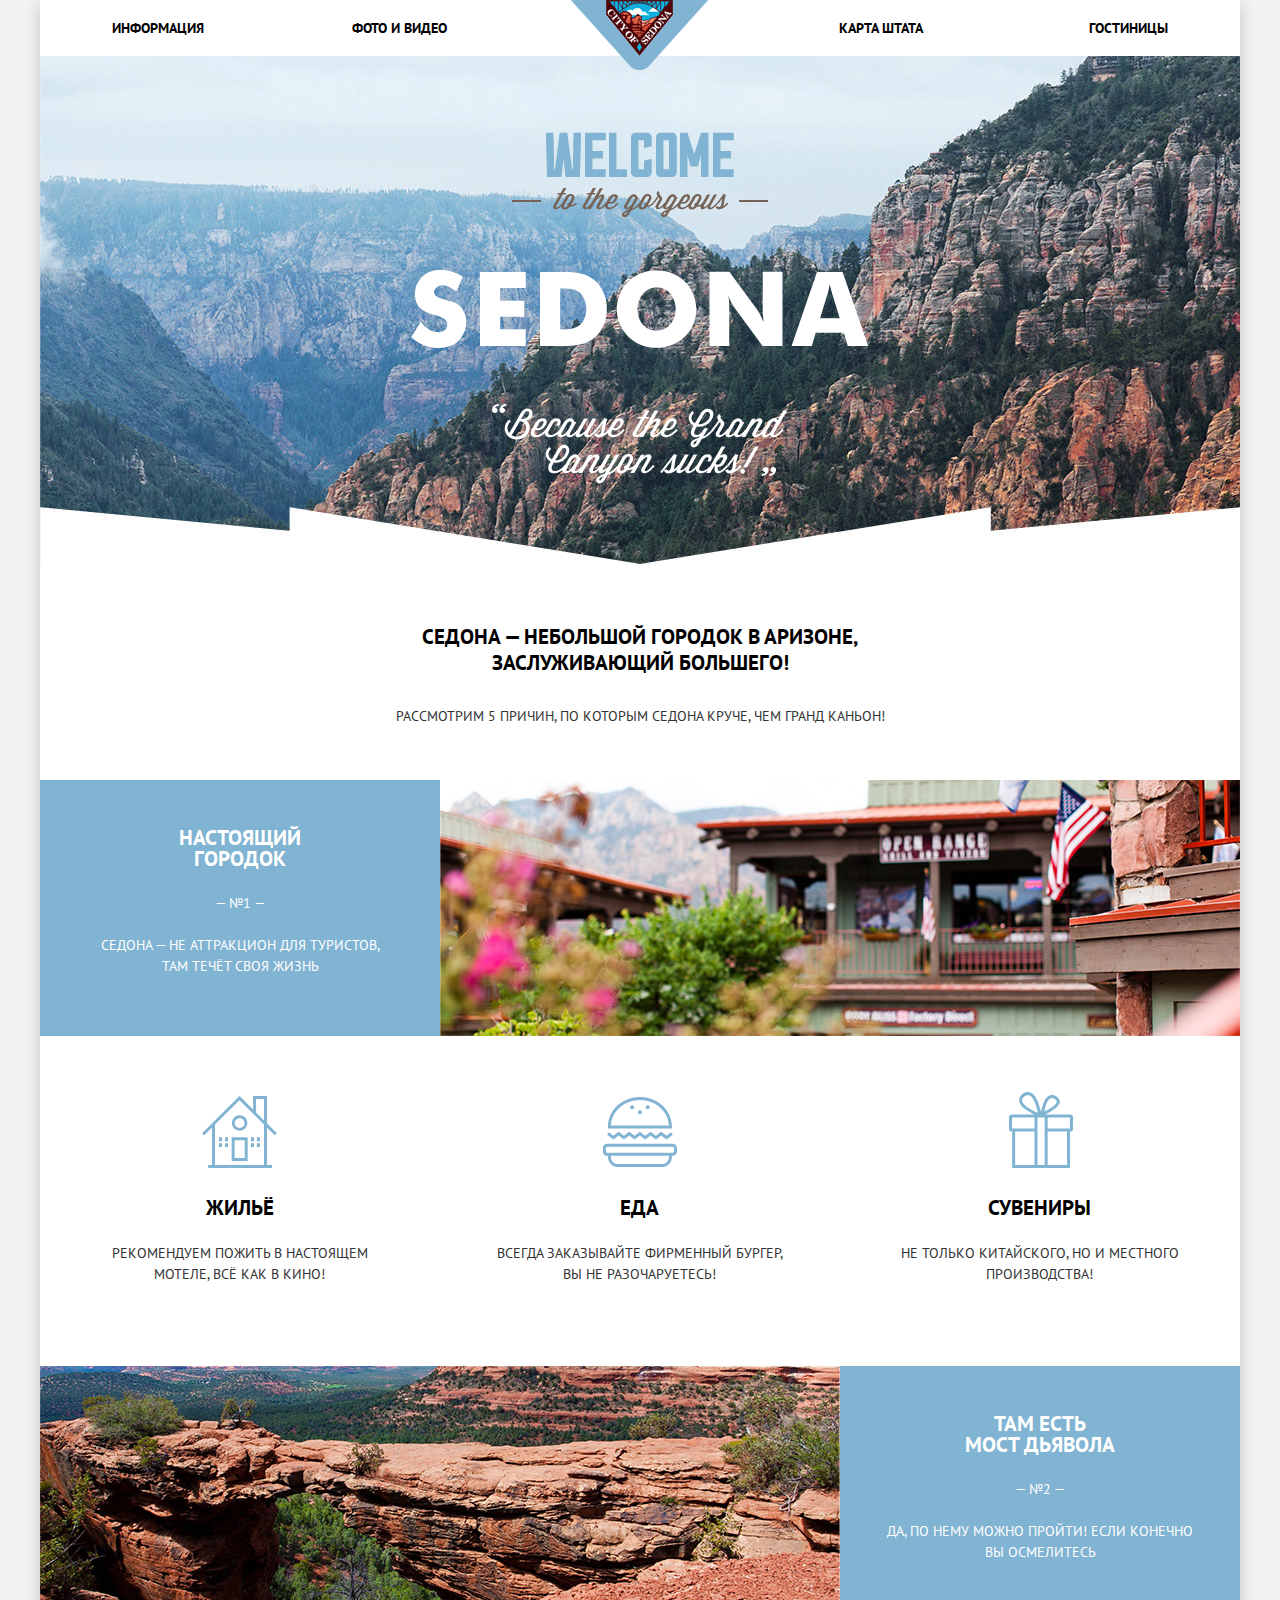
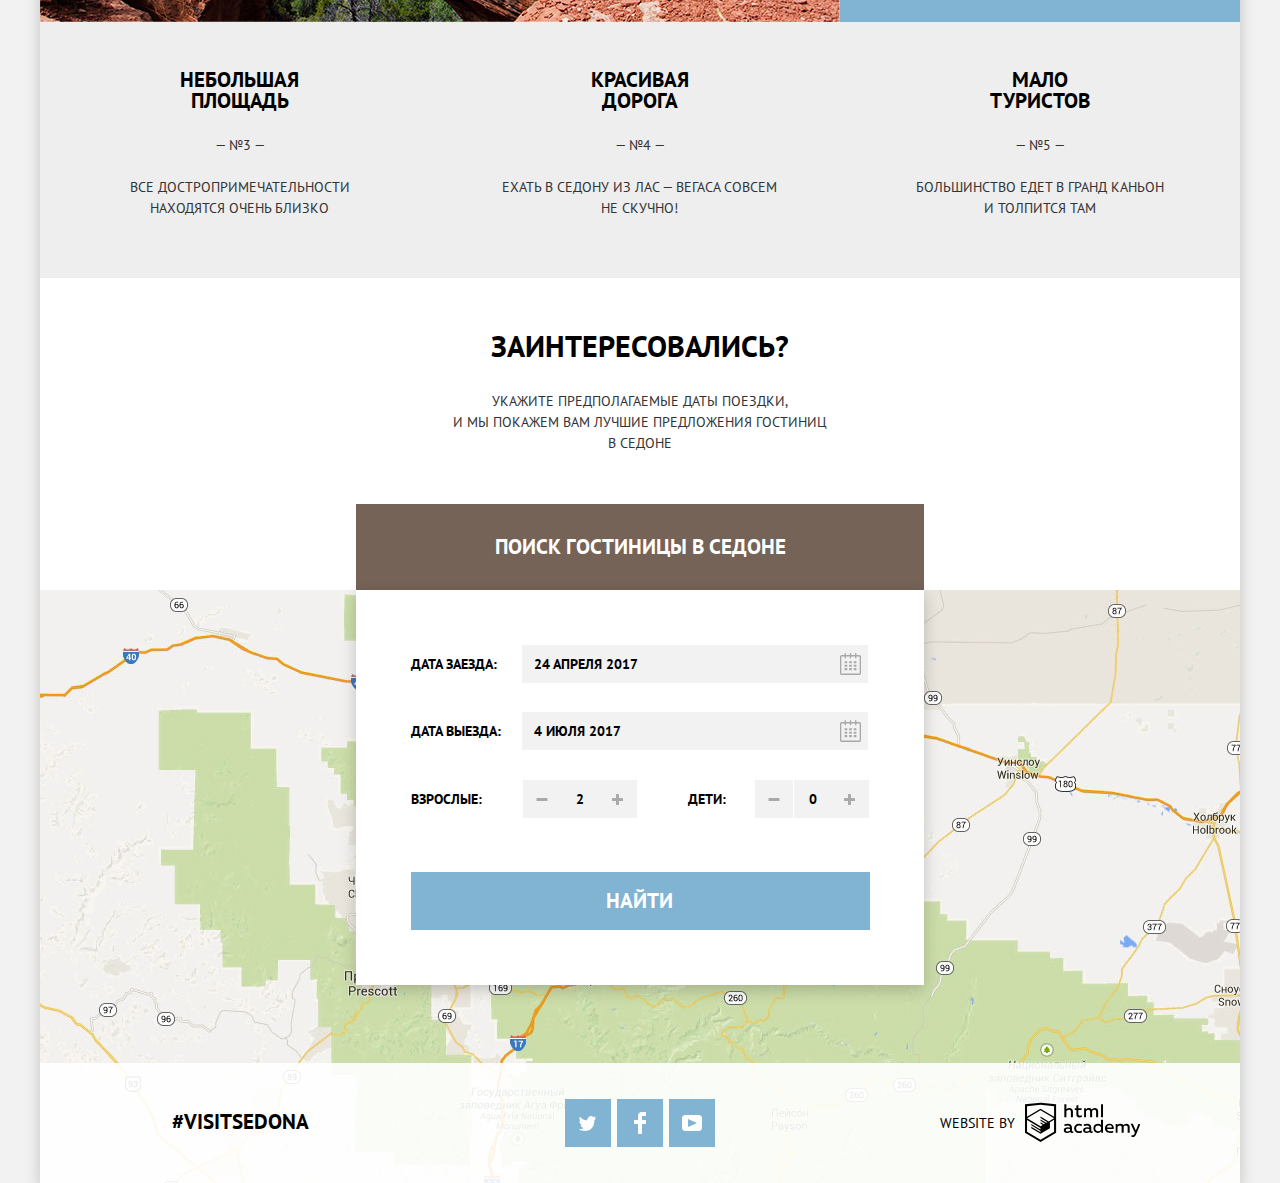
<file: index.html>
﻿<!DOCTYPE html>
<html lang="ru">

<head>
    <meta charset="utf-8">
    <title>Добро пожаловать в Седону</title>
    <link href="https://fonts.googleapis.com/css?family=PT+Sans:400,700&amp;subset=cyrillic" rel="stylesheet">
    <link href="css/normalize.css" rel="stylesheet">
    <link href="css/style.min.css" rel="stylesheet">
</head>

<body>
    <header class="main-header">
        <nav class="main-navigation">
            <ul class="navigation-list sedona-list">
                <li><a href="#">Информация</a></li>
                <li><a href="#">Фото и видео</a></li>
                <li><a href="#">Карта штата</a></li>
                <li><a href="hotels.html">Гостиницы</a></li>
            </ul>
        </nav>
        <div class="logo-wrapper">
            <a>
                <img class="logo" src="img/sedona-logo.png" width="138" height="70"
                alt="Логотип Седоны">
            </a>
        </div>
    </header>
    <main class="main-container">
        <section class="greeting">
            <img src="img/welcome-to-sedona.png" width="458" height="352" alt="Добро пожаловать в Седону">
            <h1 class="visually-hidden">Добро пожаловать в Седону</h1>
            <div class="welcome-description">
                <p class="deserves">Седона&nbsp;&mdash; небольшой городок в&nbsp;Аризоне, заслуживающий большего!</p>
                <p>Рассмотрим 5&nbsp;причин, по&nbsp;которым Седона круче, чем Гранд Каньон!</p>
            </div>
        </section>
        <section class="important-reasons">
            <div class="important-reasons-item">
                <h2>Настоящий городок</h2>
                <p>— №1 —</p>
                <p>Седона&nbsp;&mdash; не&nbsp;аттракцион для туристов, там&nbsp;течёт своя жизнь</p>
            </div>
            <img src="img/city.jpg" width="800" height="256" alt="Фото города">
        </section>
        <section class="recommend">
            <ul class="city-advantages sedona-list">
                <li class="city-advantages-item">
                    <h2 class="housing">Жильё</h2>
                    <p>Рекомендуем пожить в&nbsp;настоящем мотеле, всё как в&nbsp;кино!</p>
                </li>
                <li class="city-advantages-item">
                    <h2 class="food">Еда</h2>
                    <p>Всегда заказывайте фирменный бургер, вы&nbsp;не&nbsp;разочаруетесь!</p>
                </li>
                <li class="city-advantages-item">
                    <h2 class="souvenirs">Сувениры</h2>
                    <p>Не&nbsp;только китайского, но&nbsp;и&nbsp;местного производства!</p>
                </li>
            </ul>
        </section>
        <section>
            <div class="important-reasons">
                <img src="img/bridge.jpg" width="800" height="256" alt="Мост Дьявола">
                <div class="important-reasons-item">
                    <h2>Там есть мост&nbsp;Дьявола</h2>
                    <p>— №2 —</p>
                    <p>Да, по&nbsp;нему можно пройти! Если&nbsp;конечно вы&nbsp;осмелитесь</p>
                </div>
            </div>
            <div class="reasons">
                <ul class="reasons-list sedona-list">
                    <li class="reasons-item">
                        <h2>Небольшая площадь</h2>
                        <p>— №3 —</p>
                        <p>Все достропримечательности находятся очень близко</p>
                    </li>
                    <li class="reasons-item">
                        <h2>Красивая дорога</h2>
                        <p>— №4 —</p>
                        <p>Ехать в&nbsp;Седону из&nbsp;Лас&nbsp;&mdash;&nbsp;Вегаса&nbsp;совсем не&nbsp;скучно!</p>
                    </li>
                    <li class="reasons-item">
                        <h2>Мало туристов</h2>
                        <p>— №5 —</p>
                        <p>Большинство едет в&nbsp;Гранд&nbsp;Каньон и&nbsp;толпится там</p>
                    </li>
                </ul>
            </div>
        </section>
        <section class="form-search">
            <div class="search-paragraph">
                <p class="interested">Заинтересовались?</p>
                <p>Укажите предполагаемые даты поездки, и&nbsp;мы&nbsp;покажем&nbsp;вам&nbsp;лучшие предложения гостиниц в&nbsp;Седоне</p>
            </div>
            <div class="searhc-form-wrapper">
                <button class="button-open-form" type="button">Поиск гостиницы в Седоне</button>
                <form class="search-form" action="https://echo.htmlacademy.ru" method="post">
                    <fieldset class="search-list">
                        <p class="search-arrival">
                            <label for="arrival">Дата заезда:</label>
                            <input id="arrival" type="text" name="data-arrival" value="24 Апреля 2017">
                            <button class="calendar" type="button" aria-label="Календарь">
                                <svg xmlns="http://www.w3.org/2000/svg" width="21" height="22"><path d="M19.251 2.025h-2.845V.648c0-.381-.294-.689-.656-.689-.363 0-.656.308-.656.689v1.377h-3.938V.648c0-.381-.294-.689-.655-.689-.363 0-.657.308-.657.689v1.377H5.906V.648c0-.381-.294-.689-.656-.689-.363 0-.657.308-.657.689v1.377H1.75C.784 2.025 0 2.847 0 3.862v16.302C0  21.179.784 22 1.75 22h17.501c.966 0 1.749-.821 1.749-1.836V3.862c0-1.015-.783-1.837-1.749-1.837zm.437 18.139a.448.448 0 0 1-.437.459H1.75a.45.45 0 0 1-.438-.459V3.862a.45.45 0 0 1 .438-.459h2.844v1.378c0 .381.294.689.657.689.362 0 .656-.308.656-.689V3.403h3.938v1.378c0 .381.294.689.657.689.361 0 .655-.308.655-.689V3.403h3.938v1.378c0 .381.293.689.656.689.362 0 .656-.308.656-.689V3.403h2.845c.241 0 .437.206.437.459v16.302z"/><path d="M4.594 8.225h2.625v2.066H4.594zM4.594 11.668h2.625v2.067H4.594zM4.594 15.112h2.625v2.066H4.594zM9.188 15.112h2.625v2.066H9.188zM9.188 11.668h2.625v2.067H9.188zM9.188 8.225h2.625v2.066H9.188zM13.781 15.112h2.625v2.066h-2.625zM13.781 11.668h2.625v2.067h-2.625zM13.781 8.225h2.625v2.066h-2.625z"/></svg>
                            </button>
                        </p>
                        <p class="search-departure">
                            <label for="departure">Дата выезда:</label>
                            <input id="departure" type="text" name="data-departure" value="4 Июля 2017">
                            <button class="calendar" type="button" aria-label="Календарь">
                                <svg xmlns="http://www.w3.org/2000/svg" width="21" height="22"><path d="M19.251 2.025h-2.845V.648c0-.381-.294-.689-.656-.689-.363 0-.656.308-.656.689v1.377h-3.938V.648c0-.381-.294-.689-.655-.689-.363 0-.657.308-.657.689v1.377H5.906V.648c0-.381-.294-.689-.656-.689-.363 0-.657.308-.657.689v1.377H1.75C.784 2.025 0 2.847 0 3.862v16.302C0 21.179.784 22 1.75 22h17.501c.966 0 1.749-.821 1.749-1.836V3.862c0-1.015-.783-1.837-1.749-1.837zm.437 18.139a.448.448 0 0 1-.437.459H1.75a.45.45 0 0 1-.438-.459V3.862a.45.45 0 0 1 .438-.459h2.844v1.378c0 .381.294.689.657.689.362 0 .656-.308.656-.689V3.403h3.938v1.378c0 .381.294.689.657.689.361 0 .655-.308.655-.689V3.403h3.938v1.378c0 .381.293.689.656.689.362 0 .656-.308.656-.689V3.403h2.845c.241 0 .437.206.437.459v16.302z"/><path d="M4.594 8.225h2.625v2.066H4.594zM4.594 11.668h2.625v2.067H4.594zM4.594 15.112h2.625v2.066H4.594zM9.188 15.112h2.625v2.066H9.188zM9.188 11.668h2.625v2.067H9.188zM9.188 8.225h2.625v2.066H9.188zM13.781 15.112h2.625v2.066h-2.625zM13.781 11.668h2.625v2.067h-2.625zM13.781 8.225h2.625v2.066h-2.625z"/></svg>
                            </button>
                        </p>
                        <p class="search-element">
                            <label for="adults">Взрослые:</label>
                            <button class="minus minus-adults" type="button" aria-label="Уменьшить колличество взрослых"></button>
                            <input class="adults" type="text" name="adults" id="adults" value="2">
                            <button class="plus plus-adults" type="button" aria-label="Добавить колличество взрослых"></button>
                            <label for="children">Дети:</label>
                            <button class="minus minus-children" type="button" aria-label="Уменьшить колличество детей"></button>
                            <input class="children" type="text" name="children" id="children" value="0">
                            <button class="plus plus-children" type="button" aria-label="Добавить колличество детей"></button>
                        </p>
                        <button class="button-send" type="submit">Найти</button>
                    </fieldset>
                </form>
            </div>
            <img src="img/map.jpg" width="1200" height="593" alt="Расположение города Седона на карте">
        </section>
    </main>
    <footer class="main-footer main-footer-index">
        <div class="footer-contacts">
            <p>#VISITSEDONA</p>
        </div>
        <div class="social">
            <ul class="social-list sedona-list">
                <li>
                    <a class="social-button" href="#" aria-label="Twitter">
                        <svg xmlns="http://www.w3.org/2000/svg" xmlns:xlink="http://www.w3.org/1999/xlink" width="17" height="15" viewBox="0 0 17 15"><path d="M10.95.144c1.685-.496 2.984.27 3.577 1.179.673-.231 1.331-.481 2.011-.708a2.345 2.345 0 0 1-.857 1.768c.685.17 1.304-.491 1.304-.491-.169 1-1.006 1.788-1.563 2.024-.231 6.75-3.175 11.217-10.077 11.082h-.446c-.41 0-4.164-.46-4.898-1.887 2.271.196 3.893-.422 4.693-1.177-.96-.3-2.679-.477-2.979-2.95.349.106.564.228 1.19.119C1.705 8.247.374 7.53.448 5.33c.285.328 1.067.536 1.34.472C1.085 5.561-.182 2.442.894.85c1.818 1.854 3.735 3.606 7.152 3.773C8.254 2.33 9.183.793 10.95.144z"/></svg>
                    </a>
                </li>
                <li>
                    <a class="social-button" href="#" aria-label="Facebook">
                        <svg xmlns="http://www.w3.org/2000/svg" width="12" height="22"><path d="M12 4V0H8a4 4 0 0 0-4 4v4H0v4h4v10h4V12h4V8H8V4h4z"/></svg>
                    </a>
                </li>
                <li>
                    <a class="social-button" href="#" aria-label="YouTube">
                        <svg xmlns="http://www.w3.org/2000/svg" xmlns:xlink="http://www.w3.org/1999/xlink" width="20" height="16" viewBox="0 0 20 16"><path d="M17 0H3C1.35 0 0 1.35 0 3v10c0 1.65 1.35 3 3 3h14c1.65 0 3-1.35 3-3V3c0-1.65-1.35-3-3-3zM6.027 11.998V4.002L15.014 8l-8.987 3.998z"/></svg>
                    </a>
                </li>
            </ul>
        </div>
        <div class="footer-logo">
            <p>Website by</p>
            <a class="academy-logo" href="https://htmlacademy.ru/intensive/htmlcss" target="_blank" aria-label="Перейти на сайт HTML Academy, интенсив уровень 1">
                <svg xmlns="http://www.w3.org/2000/svg" width="115" height="41"  viewBox="0 0 113 39"><path d="M46.84 28.22a2.07 2.07 0 0 0 .58-.11v1.4a3.41 3.41 0 0 1-1.24.22 1.75 1.75 0 0 1-1.75-1 5.08 5.08 0 0 1-3.3 1.13c-1.59 0-3.06-.87-3.06-2.68 0-2.24 2.08-2.93 3.9-2.93a11.63 11.63 0 0 1 2.28.26v-.31c0-1.09-.8-1.86-2.3-1.86a7.79 7.79 0 0 0-3.15.67v-1.79a10.72 10.72 0 0 1 3.35-.58c2.48 0 4 1.18 4 3.83v3.14a.57.57 0 0 0 .69.61zm-6.76-1.19a1.42 1.42 0 0 0 1.64 1.29 3.56 3.56 0 0 0 2.53-1v-1.51a10.21 10.21 0 0 0-1.9-.22c-1.1.01-2.27.35-2.27 1.45zM53.06 20.62a5.29 5.29 0 0 1 2.7.67v1.79a4.28 4.28 0 0 0-2.42-.73 2.89 2.89 0 1 0 0 5.76 5.26 5.26 0 0 0 2.55-.67v1.8a6.58 6.58 0 0 1-2.9.6 4.42 4.42 0 0 1-4.72-4.54 4.54 4.54 0 0 1 4.79-4.68zM65.84 28.22a2.07 2.07 0 0 0 .58-.11v1.4a3.41 3.41 0 0 1-1.24.22 1.75 1.75 0 0 1-1.75-1 5.08 5.08 0 0 1-3.3 1.13c-1.59 0-3.06-.87-3.06-2.68 0-2.24 2.08-2.93 3.9-2.93a11.63 11.63 0 0 1 2.28.26v-.31c0-1.09-.8-1.86-2.3-1.86a7.79 7.79 0 0 0-3.15.67v-1.79a10.72 10.72 0 0 1 3.35-.58c2.48 0 4 1.18 4 3.83v3.14a.57.57 0 0 0 .69.61zm-6.76-1.19a1.42 1.42 0 0 0 1.64 1.29 3.56 3.56 0 0 0 2.53-1v-1.51a10.21 10.21 0 0 0-1.9-.22c-1.11.01-2.27.35-2.27 1.45zM76.67 16.85v12.76h-1.76v-1.39a4.07 4.07 0 0 1-3.35 1.62 4.62 4.62 0 0 1 0-9.22 4 4 0 0 1 3.15 1.37v-5.14h2zm-4.76 5.48a2.9 2.9 0 0 0 0 5.8 3 3 0 0 0 2.79-1.84v-2.13a3.06 3.06 0 0 0-2.79-1.83zM82.99 20.62c3.48 0 4.68 2.81 4.12 5.34h-6.58c.22 1.57 1.75 2.22 3.35 2.22a6.41 6.41 0 0 0 2.77-.62v1.68a7.5 7.5 0 0 1-3.14.6c-2.68 0-5-1.53-5-4.61a4.39 4.39 0 0 1 4.48-4.61zm.09 1.62a2.39 2.39 0 0 0-2.57 2.26h4.85a2.06 2.06 0 0 0-2.28-2.26zM89.1 29.61v-8.75h1.73v1.09a4 4 0 0 1 2.92-1.33 3 3 0 0 1 2.73 1.4 4.33 4.33 0 0 1 3.06-1.4 3.21 3.21 0 0 1 3.32 3.52v5.47h-2V24.2a1.67 1.67 0 0 0-1.73-1.84 2.94 2.94 0 0 0-2.17 1.18V29.61h-2V24.2a1.67 1.67 0 0 0-1.73-1.84 3.11 3.11 0 0 0-2.32 1.35v5.91h-2zM111.47 20.86h2l-4.1 9.93c-.95 2.28-2.19 3-3.52 3a5 5 0 0 1-1.15-.15v-1.66a3 3 0 0 0 .89.13c.95 0 1.66-.67 2.17-2l.18-.44-4.16-8.82h2.13l3 6.6zM40.66 1.53v5a4 4 0 0 1 2.83-1.2A3.41 3.41 0 0 1 47.1 8.9v5.41h-2V9.15a1.9 1.9 0 0 0-2-2.1 3.08 3.08 0 0 0-2.44 1.46v5.8h-2V1.53h2zM52.43 2.42v3.12h3.17v1.71h-3.17v4c0 1.15.53 1.53 1.66 1.53a4.71 4.71 0 0 0 1.77-.35v1.68a7.14 7.14 0 0 1-2.35.38 2.68 2.68 0 0 1-3-2.88V7.23h-1.6V5.52h1.57V2.88zM58.1 14.29V5.54h1.73v1.09a4 4 0 0 1 2.92-1.33 3 3 0 0 1 2.73 1.4 4.33 4.33 0 0 1 3.06-1.4 3.21 3.21 0 0 1 3.32 3.52v5.47h-2V8.88a1.67 1.67 0 0 0-1.73-1.84 2.94 2.94 0 0 0-2.17 1.18V14.29h-2V8.88a1.67 1.67 0 0 0-1.73-1.84 3.11 3.11 0 0 0-2.32 1.35v5.91h-2zM74.72 1.52h1.95v12.76h-1.95zM15.44.02h-.16L0 1.62v28l15.28 9.09 15.28-9.09v-28zm13.12 28.45l-13.28 7.9L2 28.47V16.99l13.22 7.87v1.43l-9.07-5.4v1.38l9.11 5.47v1.46l-9.1-5.42v1.38l9.11 5.47 9.19-5.5V19.22l4.1-2.45v11.67zm0-13.16l-3.65 2.14-1.68 1-8-4.76v1.38l6.84 4.07h-.06l-.15.09-1 .57-5.64-3.36v1.38l4.45 2.65-1.05.7-3.36-2v1.38l2.21 1.3-2.25 1.35-13.16-7.82 13.17-7.92zm0-1.39L15.21 6.05l-13.2 7.86V3.41l13.28-1.39 13.28 1.39v10.51z"/></svg>
            </a>
        </div>
    </footer>
</body>

</html>
</file>
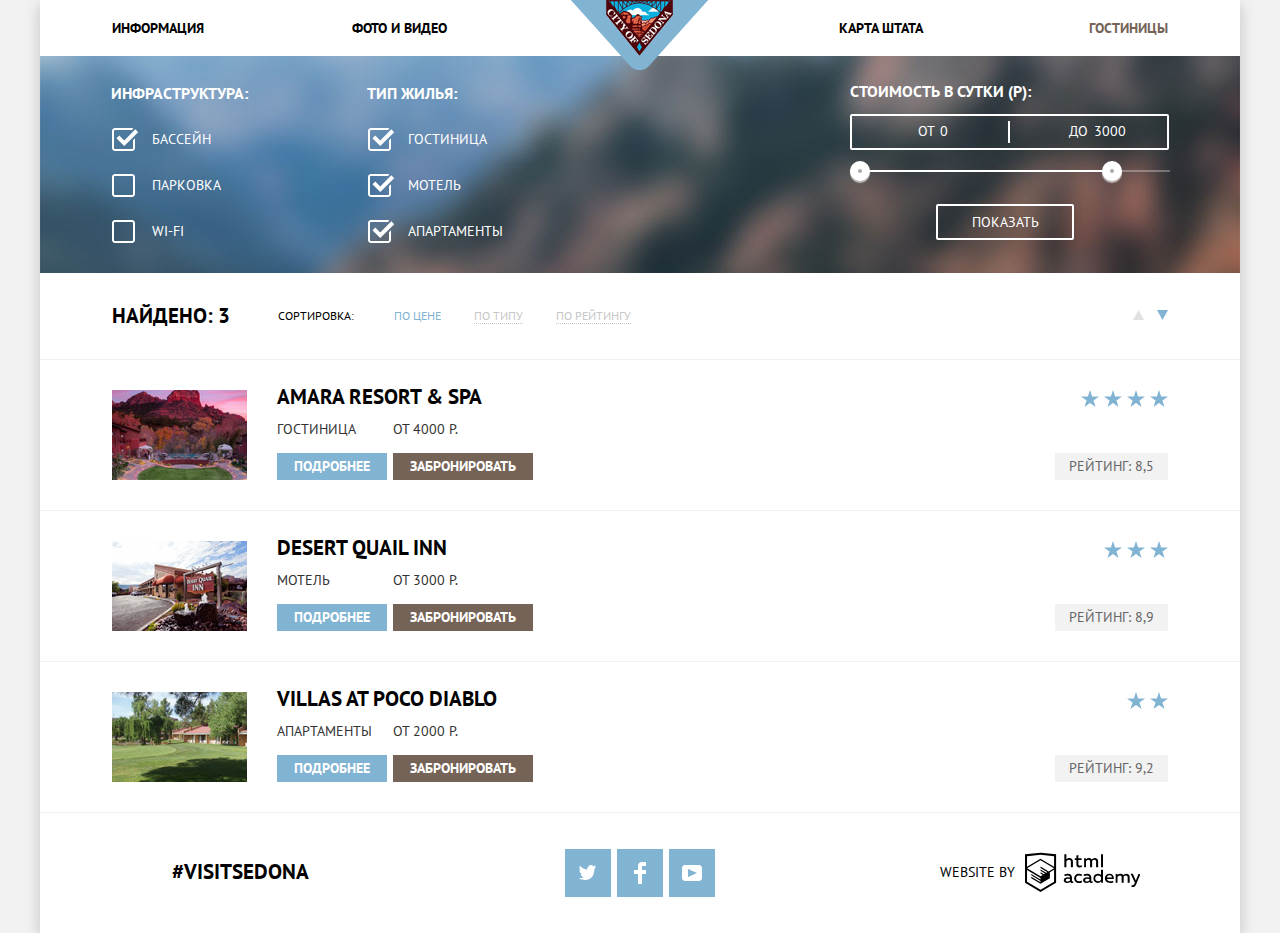
<file: hotels.html>
﻿<!DOCTYPE html>
<html lang="ru">

<head>
    <meta charset="utf-8">
    <title>Гостиницы</title>
    <link href="https://fonts.googleapis.com/css?family=PT+Sans:400,700&amp;subset=cyrillic" rel="stylesheet">
    <link href="css/normalize.css" rel="stylesheet">
    <link href="css/style.min.css" rel="stylesheet">
</head>

<body class="hotels-page">
    <header class="main-header">
        <nav class="main-navigation">
            <ul class="navigation-list sedona-list">
                <li><a href="#">Информация</a></li>
                <li><a href="#">Фото и видео</a></li>
                <li><a href="#">Карта штата</a></li>
                <li><a class="active">Гостиницы</a></li>
            </ul>
        </nav>
        <div class="logo-wrapper">
            <a href="index.html" aria-label="Перейти на главную страницу">
                <img class="logo-header" src="img/sedona-logo.png" width="138" height="70" alt="Логотип Седоны">
            </a>
        </div>
    </header>
    <main class="main-container">
        <section class="filter">
            <h1 class="visually-hidden">Поиск гостиницы в Седоне</h1>
            <form class="filter-form" method="get" action="https://echo.htmlacademy.ru">
                <fieldset class="filter-item">
                    <legend>Инфраструктура:</legend>
                    <ul class="sedona-list">
                        <li class="filter-option">
                            <input class="checkbox visually-hidden" type="checkbox" name="pool" id="pool" checked>
                            <label for="pool">
                                Бассейн
                            </label>
                        </li>
                        <li class="filter-option">
                            <input class="checkbox visually-hidden" type="checkbox" name="parking" id="parking">
                            <label for="parking">
                                Парковка
                            </label>
                        </li>
                        <li class="filter-option">
                            <input class="checkbox visually-hidden" type="checkbox" name="wi-fi" id="wi-fi">
                            <label for="wi-fi">  
                                Wi-fi
                            </label>
                        </li>
                    </ul>
                </fieldset>
                <fieldset class="filter-item">
                    <legend>Тип жилья:</legend>
                    <ul class="sedona-list">
                        <li class="filter-option">
                            <input class="checkbox visually-hidden" type="checkbox" name="hotel" id="hotel" checked>
                            <label for="hotel">
                                Гостиница
                            </label>
                        </li>
                        <li class="filter-option">
                            <input class="checkbox visually-hidden" type="checkbox" name="motel" id="motel" checked>
                            <label for="motel">
                                Мотель
                            </label>
                        </li>
                        <li class="filter-option">
                            <input class="checkbox visually-hidden" type="checkbox" name="apartment" id="apartment" checked>
                            <label for="apartment">
                                Апартаменты   
                            </label>
                        </li>
                    </ul>
                </fieldset>
                <fieldset class="price">
                    <legend>Стоимость в сутки (р):</legend>
                    <div class="price-check">
                        <label class="min-price" for="min">От <input type="text" name="min-price" value="0" id="min"></label>
                        <label class="max-price" for="max">До <input type="text" name="max-price" value="3000" id="max"></label>
                    </div>
                    <div class="range">
                        <div class="scale">
                            <div class="scale-active"></div>
                        </div>
                        <div class="toggle toggle-left"></div>
                        <div class="toggle toggle-right"></div>
                    </div>
                    <button type="submit" class="filter-button button">Показать</button>
                </fieldset>
            </form>
        </section>
        <section class="found">
            <div class="found-sort">
                <p class="strong">Найдено: 3</p>
                <p>Сортировка:</p>
                <ul class="sedona-list">
                    <li class="sort-item"><a class="active">По цене</a></li>
                    <li class="sort-item"><a href="#">По типу</a></li>
                    <li class="sort-item"><a href="#">По рейтингу</a></li>
                </ul>
                <div class="sort">
                    <a class="button-sort" href="#" aria-label="Сортировать по возрастанию">
                        <svg xmlns="http://www.w3.org/2000/svg" width="11" height="10"><path d="M5.5 0L0 10h11z"/></svg>
                    </a>
                    <a class="button-sort" href="#" aria-label="Сортировать по убыванию">
                        <svg class="active" xmlns="http://www.w3.org/2000/svg" width="11" height="10"><path d="M5.5 10L0 0h11"/></svg>
                    </a>
                </div>
            </div>
            <div class="hotels-list">
                <ul class="sedona-list">
                    <li class="hotels-item">
                        <img class="photo-hotels" src="img/amara-resort-spa.jpg" width="135" height="90" alt="Гостиница Amara Resort and Spa">
                        <div class="hotels-prices">
                            <a class="hotels" href="#">
                                <h2>Amara Resort &amp; Spa </h2>
                            </a>
                            <div class="prices-item">
                                <div>
                                    <p>Гостиница</p>
                                    <a class="button-detail" href="#">Подробнее</a>
                                </div>
                                <div>
                                    <p>от 4000 р.</p>
                                    <a class="button-reservation" href="#">Забронировать</a>
                                </div>
                            </div>
                        </div>
                        <div class="hotels-rating">
                            <div class="rating-star">
                                <span class="star"></span>
                                <span class="star"></span>
                                <span class="star"></span>
                                <span class="star"></span>
                            </div>
                            <p class="rating">Рейтинг: 8,5</p>
                        </div>
                    </li>
                    <li class="hotels-item">
                        <img class="photo-hotels" src="img/desert-quail-inn.jpg" width="135" height="90" alt="Мотель Desert Quail Inn">
                        <div class="hotels-prices">
                            <a class="hotels" href="#">
                                <h2>Desert Quail Inn</h2>
                            </a>
                            <div class="prices-item">
                                <div>
                                    <p>Мотель</p>
                                    <a class="button-detail" href="#">Подробнее</a>
                                </div>
                                <div>
                                    <p>от 3000 р.</p>
                                    <a class="button-reservation" href="#">Забронировать</a>
                                </div>
                            </div>
                        </div>
                        <div class="hotels-rating">
                            <div class="rating-star">
                                <span class="star"></span>
                                <span class="star"></span>
                                <span class="star"></span>
                            </div>
                            <p class="rating">Рейтинг: 8,9</p>
                        </div>
                    </li>
                    <li class="hotels-item">
                        <img class="photo-hotels" src="img/villas-at-poco-diablo.jpg" width="135" height="90" alt="Апартаменты Villas at Poco Diablo">
                        <div class="hotels-prices">
                            <a class="hotels" href="#">
                                <h2>Villas at Poco Diablo</h2>
                            </a>
                            <div class="prices-item">
                                <div>
                                    <p>Апартаменты</p>
                                    <a class="button-detail" href="#">Подробнее</a>
                                </div>
                                <div>
                                    <p>от 2000 р.</p>
                                    <a class="button-reservation" href="#">Забронировать</a>
                                </div>
                            </div>
                        </div>
                        <div class="hotels-rating">
                            <div class="rating-star">
                                <span class="star"></span>
                                <span class="star"></span>
                            </div>
                            <p class="rating">Рейтинг: 9,2</p>
                        </div>
                    </li>
                </ul>
            </div>
        </section>
    </main>
    <footer class="main-footer">
        <div class="footer-contacts">
            <p>#VISITSEDONA</p>
        </div>
        <div class="social">
            <ul class="social-list sedona-list">
                <li>
                    <a class="social-button" href="#" aria-label="Twitter">
                        <svg xmlns="http://www.w3.org/2000/svg" xmlns:xlink="http://www.w3.org/1999/xlink" width="17" height="15" viewBox="0 0 17 15"><path d="M10.95.144c1.685-.496 2.984.27 3.577 1.179.673-.231 1.331-.481 2.011-.708a2.345 2.345 0 0 1-.857 1.768c.685.17 1.304-.491 1.304-.491-.169 1-1.006 1.788-1.563 2.024-.231 6.75-3.175 11.217-10.077 11.082h-.446c-.41 0-4.164-.46-4.898-1.887 2.271.196 3.893-.422 4.693-1.177-.96-.3-2.679-.477-2.979-2.95.349.106.564.228 1.19.119C1.705 8.247.374 7.53.448 5.33c.285.328 1.067.536 1.34.472C1.085 5.561-.182 2.442.894.85c1.818 1.854 3.735 3.606 7.152 3.773C8.254 2.33 9.183.793 10.95.144z"/></svg>
                    </a>
                </li>
                <li>
                    <a class="social-button" href="#" aria-label="Facebook">
                        <svg xmlns="http://www.w3.org/2000/svg" width="12" height="22"><path d="M12 4V0H8a4 4 0 0 0-4 4v4H0v4h4v10h4V12h4V8H8V4h4z"/></svg>
                    </a>
                </li>
                <li>
                    <a class="social-button" href="#" aria-label="YouTube">
                        <svg xmlns="http://www.w3.org/2000/svg" xmlns:xlink="http://www.w3.org/1999/xlink" width="20" height="16" viewBox="0 0 20 16"><path d="M17 0H3C1.35 0 0 1.35 0 3v10c0 1.65 1.35 3 3 3h14c1.65 0 3-1.35 3-3V3c0-1.65-1.35-3-3-3zM6.027 11.998V4.002L15.014 8l-8.987 3.998z"/></svg>
                    </a>
                </li>
            </ul>
        </div>
        <div class="footer-logo">
            <p>Website by</p>
            <a class="academy-logo" href="https://htmlacademy.ru/intensive/htmlcss" target="_blank" aria-label="Перейти на сайт HTML Academy, интенсив уровень 1">
                <svg xmlns="http://www.w3.org/2000/svg" width="115" height="41"  viewBox="0 0 113 39"><path d="M46.84 28.22a2.07 2.07 0 0 0 .58-.11v1.4a3.41 3.41 0 0 1-1.24.22 1.75 1.75 0 0 1-1.75-1 5.08 5.08 0 0 1-3.3 1.13c-1.59 0-3.06-.87-3.06-2.68 0-2.24 2.08-2.93 3.9-2.93a11.63 11.63 0 0 1 2.28.26v-.31c0-1.09-.8-1.86-2.3-1.86a7.79 7.79 0 0 0-3.15.67v-1.79a10.72 10.72 0 0 1 3.35-.58c2.48 0 4 1.18 4 3.83v3.14a.57.57 0 0 0 .69.61zm-6.76-1.19a1.42 1.42 0 0 0 1.64 1.29 3.56 3.56 0 0 0 2.53-1v-1.51a10.21 10.21 0 0 0-1.9-.22c-1.1.01-2.27.35-2.27 1.45zM53.06 20.62a5.29 5.29 0 0 1 2.7.67v1.79a4.28 4.28 0 0 0-2.42-.73 2.89 2.89 0 1 0 0 5.76 5.26 5.26 0 0 0 2.55-.67v1.8a6.58 6.58 0 0 1-2.9.6 4.42 4.42 0 0 1-4.72-4.54 4.54 4.54 0 0 1 4.79-4.68zM65.84 28.22a2.07 2.07 0 0 0 .58-.11v1.4a3.41 3.41 0 0 1-1.24.22 1.75 1.75 0 0 1-1.75-1 5.08 5.08 0 0 1-3.3 1.13c-1.59 0-3.06-.87-3.06-2.68 0-2.24 2.08-2.93 3.9-2.93a11.63 11.63 0 0 1 2.28.26v-.31c0-1.09-.8-1.86-2.3-1.86a7.79 7.79 0 0 0-3.15.67v-1.79a10.72 10.72 0 0 1 3.35-.58c2.48 0 4 1.18 4 3.83v3.14a.57.57 0 0 0 .69.61zm-6.76-1.19a1.42 1.42 0 0 0 1.64 1.29 3.56 3.56 0 0 0 2.53-1v-1.51a10.21 10.21 0 0 0-1.9-.22c-1.11.01-2.27.35-2.27 1.45zM76.67 16.85v12.76h-1.76v-1.39a4.07 4.07 0 0 1-3.35 1.62 4.62 4.62 0 0 1 0-9.22 4 4 0 0 1 3.15 1.37v-5.14h2zm-4.76 5.48a2.9 2.9 0 0 0 0 5.8 3 3 0 0 0 2.79-1.84v-2.13a3.06 3.06 0 0 0-2.79-1.83zM82.99 20.62c3.48 0 4.68 2.81 4.12 5.34h-6.58c.22 1.57 1.75 2.22 3.35 2.22a6.41 6.41 0 0 0 2.77-.62v1.68a7.5 7.5 0 0 1-3.14.6c-2.68 0-5-1.53-5-4.61a4.39 4.39 0 0 1 4.48-4.61zm.09 1.62a2.39 2.39 0 0 0-2.57 2.26h4.85a2.06 2.06 0 0 0-2.28-2.26zM89.1 29.61v-8.75h1.73v1.09a4 4 0 0 1 2.92-1.33 3 3 0 0 1 2.73 1.4 4.33 4.33 0 0 1 3.06-1.4 3.21 3.21 0 0 1 3.32 3.52v5.47h-2V24.2a1.67 1.67 0 0 0-1.73-1.84 2.94 2.94 0 0 0-2.17 1.18V29.61h-2V24.2a1.67 1.67 0 0 0-1.73-1.84 3.11 3.11 0 0 0-2.32 1.35v5.91h-2zM111.47 20.86h2l-4.1 9.93c-.95 2.28-2.19 3-3.52 3a5 5 0 0 1-1.15-.15v-1.66a3 3 0 0 0 .89.13c.95 0 1.66-.67 2.17-2l.18-.44-4.16-8.82h2.13l3 6.6zM40.66 1.53v5a4 4 0 0 1 2.83-1.2A3.41 3.41 0 0 1 47.1 8.9v5.41h-2V9.15a1.9 1.9 0 0 0-2-2.1 3.08 3.08 0 0 0-2.44 1.46v5.8h-2V1.53h2zM52.43 2.42v3.12h3.17v1.71h-3.17v4c0 1.15.53 1.53 1.66 1.53a4.71 4.71 0 0 0 1.77-.35v1.68a7.14 7.14 0 0 1-2.35.38 2.68 2.68 0 0 1-3-2.88V7.23h-1.6V5.52h1.57V2.88zM58.1 14.29V5.54h1.73v1.09a4 4 0 0 1 2.92-1.33 3 3 0 0 1 2.73 1.4 4.33 4.33 0 0 1 3.06-1.4 3.21 3.21 0 0 1 3.32 3.52v5.47h-2V8.88a1.67 1.67 0 0 0-1.73-1.84 2.94 2.94 0 0 0-2.17 1.18V14.29h-2V8.88a1.67 1.67 0 0 0-1.73-1.84 3.11 3.11 0 0 0-2.32 1.35v5.91h-2zM74.72 1.52h1.95v12.76h-1.95zM15.44.02h-.16L0 1.62v28l15.28 9.09 15.28-9.09v-28zm13.12 28.45l-13.28 7.9L2 28.47V16.99l13.22 7.87v1.43l-9.07-5.4v1.38l9.11 5.47v1.46l-9.1-5.42v1.38l9.11 5.47 9.19-5.5V19.22l4.1-2.45v11.67zm0-13.16l-3.65 2.14-1.68 1-8-4.76v1.38l6.84 4.07h-.06l-.15.09-1 .57-5.64-3.36v1.38l4.45 2.65-1.05.7-3.36-2v1.38l2.21 1.3-2.25 1.35-13.16-7.82 13.17-7.92zm0-1.39L15.21 6.05l-13.2 7.86V3.41l13.28-1.39 13.28 1.39v10.51z"/></svg>
            </a>
        </div>
    </footer>
</body>

</html>
</file>
<file: css/style.min.css>
﻿.sort-item a,a{text-decoration:none}.form-search,.hotels-list ul,.hotels-rating{-webkit-box-orient:vertical;-webkit-box-direction:normal}html{background-color:#f2f2f2}.main-container,body{background-color:#fff}body{width:1200px;margin:0 auto;font-family:"PT Sans",Arial,sans-serif;font-size:14px;line-height:21px;font-weight:400;color:#333;text-transform:uppercase;-webkit-box-shadow:0 5px 15px rgba(0,1,1,.2);box-shadow:0 5px 15px rgba(0,1,1,.2)}.visually-hidden{position:absolute;width:1px;height:1px;margin:-1px;border:0;padding:0;white-space:nowrap;-webkit-clip-path:inset(100%);clip-path:inset(100%);clip:rect(0 0 0 0);overflow:hidden}.sedona-list{padding:0;margin:0;list-style:none}.main-header{position:relative}.main-navigation{font-size:14px;line-height:26px;display:-webkit-box;display:-ms-flexbox;display:flex;-ms-flex-wrap:wrap;flex-wrap:wrap;color:#000;font-weight:700}.logo-wrapper{position:absolute;top:0;left:531px;width:138px}.navigation-list{width:100%;display:-webkit-box;display:-ms-flexbox;display:flex;-ms-flex-wrap:wrap;flex-wrap:wrap}.navigation-list li{width:25%;padding:15px;text-align:center;-webkit-box-sizing:border-box;box-sizing:border-box}.navigation-list li:nth-child(1){padding-left:72px;text-align:left}.navigation-list li:nth-child(2){padding-left:12px;text-align:left}.navigation-list li:nth-child(3){padding-right:17px;text-align:right}.navigation-list li:nth-child(4){padding-right:72px;text-align:right}.navigation-list a{color:#000}.navigation-list a:focus,.navigation-list a:hover{color:#81b3d2;outline:0}.navigation-list a:active{color:#000;opacity:.3}.navigation-list .active{color:#766357;opacity:1;cursor:default}.main-container{width:1200px}.greeting{text-align:center;background-image:url(../img/background-welcome-to-sedona.jpg);background-color:#9eccef;background-position:top center;background-repeat:no-repeat;background-size:1200px auto}.greeting img{padding-top:76px;padding-bottom:74px}.greeting .deserves{margin-bottom:30px;font-size:21px;line-height:26px;color:#000;font-weight:700}.welcome-description{padding-top:60px;padding-bottom:53px;background-color:#fff}.welcome-description p{max-width:489px;margin:0 auto}.important-reasons{display:-webkit-box;display:-ms-flexbox;display:flex;color:#fff;text-align:center;background-color:#81b3d2}.important-reasons-item{padding-top:47px;-webkit-box-flex:1;-ms-flex-positive:1;flex-grow:1}.important-reasons-item h2{width:160px;margin:0 auto 24px;font-size:21px;line-height:21px}.important-reasons-item p{width:310px;margin:21px auto}.city-advantages{display:-webkit-box;display:-ms-flexbox;display:flex;-ms-flex-wrap:wrap;flex-wrap:wrap}.city-advantages-item{width:33.33%;margin:0 auto;padding:144px 0 56px;text-align:center}.city-advantages-item h2{position:relative;font-size:21px;line-height:21px;color:#000}.food::before,.housing::before,.souvenirs::before{position:absolute;width:75px;background-repeat:no-repeat;background-position:0 0;content:""}.housing::before{top:-101px;left:162px;height:72px;background-image:url(../img/housing.svg)}.food::before{top:-100px;left:163px;height:70px;background-image:url(../img/food.svg)}.souvenirs::before{top:-105px;left:169px;height:76px;background-image:url(../img/souvenirs.svg)}.city-advantages-item p{max-width:286px;margin:25px auto}.reasons{background-color:#eee}.reasons-list{display:-webkit-box;display:-ms-flexbox;display:flex;-ms-flex-wrap:wrap;flex-wrap:wrap}.footer-contacts,.main-footer{display:-webkit-box;display:-ms-flexbox}.reasons-item{width:33.33%;margin:0 auto;text-align:center;padding:47px 0 38px}.reasons-item h2{width:120px;margin:0 auto 24px;font-size:21px;line-height:21px;color:#000}.reasons-item p{width:277px;margin:21px auto}.form-search{display:-webkit-box;display:-ms-flexbox;display:flex;-ms-flex-direction:column;flex-direction:column;text-align:center}.searhc-form-wrapper{position:relative}.search-paragraph{width:440px;padding:50px 0;margin:0 auto}.search-paragraph p{margin:0}.search-paragraph .interested{margin-top:0;margin-bottom:27px;font-size:30px;line-height:36px;color:#000;font-weight:700}.button-open-form,.button-send{font-size:21px;line-height:26px;font-weight:700;border:none;outline:0;text-transform:uppercase}.button-open-form{padding:30px;width:568px;color:#fff;background-color:#766357}.button-open-form:focus,.button-open-form:hover{background-color:#604e43}.button-open-form:active{background-color:#503e33;color:rgba(255,255,255,.3)}.button-send{padding:16px 197px 16px 195px;margin-bottom:15px;color:#fff;background-color:#81b3d2}.button-send:focus,.button-send:hover{background-color:#669ec0}.button-send:active{background-color:#5496bd;color:rgba(255,255,255,.3)}.search-form{position:absolute;top:100%;left:50%;-webkit-transform:translateX(-50%);-ms-transform:translateX(-50%);transform:translateX(-50%);width:568px;text-align:left;color:#000;font-weight:700;background-color:#fff;border:none;-webkit-box-shadow:0 5px 15px rgba(0,1,1,.2);box-shadow:0 5px 15px rgba(0,1,1,.2)}.search-list{padding:41px 50px 40px 55px;margin:0;border:none}.search-list input{width:284px;padding:7px 48px 6px 10px;text-transform:uppercase;font:inherit;border:2px solid #f2f2f2;outline:0;background-color:#f2f2f2}.search-list input:hover{background-color:#ebebeb;border-color:#ebebeb}.search-list input:focus{background-color:#fff}.search-arrival{position:relative;margin-bottom:29px}.search-arrival label{margin-right:21px}.search-departure{position:relative;margin-bottom:30px}.search-departure label{margin-right:17px}.calendar{position:absolute;top:1px;left:420px;width:38px;height:38px;background:0 0;outline:0;border:0;opacity:.3}.calendar:focus,.calendar:hover{fill:#000;opacity:1}.calendar:active{fill:#81b3d2;opacity:1}.search-element{margin-bottom:30px;position:relative}.minus-adults,.minus-children,.plus-adults,.plus-children{position:absolute;top:0}.adults{margin-right:85px;margin-left:75px}.children{margin-left:64px}.search-element input{width:34px;height:34px;padding:0;margin-bottom:24px;text-align:center;background-color:#f2f2f2}.minus,.plus{width:38px;height:38px;background-color:#f2f2f2;background-repeat:no-repeat}.search-element button{padding:0;outline-color:#bebebe;font-size:0;border:0}.button-detail,.button-reservation{padding:4px 17px 5px;font-weight:700}.minus-adults{left:112px}.minus-children{left:344px}.minus{outline:0;background-image:url(../img/minus-sprites.png);background-position:-27px -22px}.minus:focus,.minus:hover{background-position:-119px -22px}.minus:active{background-position:-211px -22px}.plus-adults{left:188px}.plus-children{left:420px}.plus{outline:0;background-image:url(../img/plus-sprites.png);background-position:-27px -26px}.plus:focus,.plus:hover{background-position:-118px -26px}.plus:active{background-position:-209px -26px}.button-detail{outline:0;color:#fff;background-color:#81b3d2}.button-detail:focus,.button-detail:hover{background-color:#669ec0}.button-detail:active{background-color:#5496bd;color:rgba(255,255,255,.3)}.button-reservation{outline:0;color:#fff;background-color:#766357}.button-reservation:focus,.button-reservation:hover{background-color:#604e43}.button-reservation:active{background-color:#503e33;color:rgba(255,255,255,.3)}.main-footer{display:flex;-ms-flex-wrap:wrap;flex-wrap:wrap;position:relative;background-color:rgba(255,255,255,.9);color:#000}.footer-contacts,.social{width:400px;-ms-flex-wrap:wrap}.main-footer-index{margin-top:-120px}.footer-contacts{padding:46px 0;display:flex;flex-wrap:wrap;text-align:center;-webkit-box-pack:center;-ms-flex-pack:center;justify-content:center}.social,.social-list{display:-webkit-box;display:-ms-flexbox}.footer-contacts p{margin:0;font-size:21px;line-height:26px;font-weight:700}.social{padding:36px 0;display:flex;flex-wrap:wrap;-webkit-box-align:center;-ms-flex-align:center;align-items:center;-webkit-box-pack:center;-ms-flex-pack:center;justify-content:center}.social-list{display:flex;-ms-flex-wrap:wrap;flex-wrap:wrap}.footer-logo,.social-button{display:-webkit-box;display:-ms-flexbox}.social-list li{margin-right:6px}.social-list li:last-child{margin-right:1px}.social-button{width:46px;height:48px;display:flex;-webkit-box-align:center;-ms-flex-align:center;align-items:center;-webkit-box-pack:center;-ms-flex-pack:center;justify-content:center;outline:0;fill:#fff;background-color:#81b3d2}.social-button:focus,.social-button:hover{background-color:#669ec0}.social-button:active{background-color:#5496bd;fill:rgba(255,255,255,.3)}.footer-logo{width:400px;display:flex;-webkit-box-align:center;-ms-flex-align:center;align-items:center;-webkit-box-pack:center;-ms-flex-pack:center;justify-content:center}.footer-logo p{max-width:120px;margin:0 10px 0 0;font-size:14px}.academy-logo{margin-top:5px;fill:#000}.academy-logo:focus,.academy-logo:hover{fill:#81b3d2;outline:0}.academy-logo svg:active{fill:#000;opacity:.3}.filter-form{padding:25px 60px 24px 71px;font-size:14px;line-height:21px;display:-webkit-box;display:-ms-flexbox;display:flex;-ms-flex-wrap:wrap;flex-wrap:wrap;color:#fff;background-color:#5496bd;background-image:url(../img/background-sedona.jpg);background-position:center -60px;background-repeat:no-repeat}.filter-form legend{font-weight:600;font-size:16px;line-height:21px}.filter-item{padding:0 119px 0 0;margin:0;border:none}.filter-item legend{padding-top:2px}.filter-option{padding-top:25px;padding-left:26px}.filter-option label{position:relative;padding-left:15px;cursor:pointer}.filter-option label::after{content:"";position:absolute;top:-2px;left:-25px;width:23px;height:23px;background-image:url(../img/checkbox-off.svg);background-repeat:no-repeat}.checkbox:checked+label::after{width:27px;height:23px;background-image:url(../img/checkbox-on.svg);background-repeat:no-repeat}.checkbox:disabled+label::after{width:23px;height:23px;background-image:url(../img/checkbox-off-disabled.svg);background-repeat:no-repeat;opacity:.3}.checkbox:checked:disabled+label::after{width:27px;height:23px;background-image:url(../img/checkbox-on-disabled.svg);background-repeat:no-repeat;opacity:.3}.price{width:320px;margin-left:auto;margin-right:0;border:none}.price legend{margin-bottom:7px}.price-check{position:relative;width:315px;margin-bottom:20px;font-size:0;border:2px solid #fff;border-radius:2px;cursor:pointer}.price-check label{display:inline-block;vertical-align:top;font-size:14px;line-height:24px;cursor:pointer}.price-check input{width:50px;margin:0;color:inherit;font:inherit;background:0 0;border:none;outline:0;cursor:pointer}.price-check::after{content:"";position:absolute;top:50%;left:50%;width:2px;height:22px;background-color:#fff;-webkit-transform:translate(-50%,-50%);-ms-transform:translate(-50%,-50%);transform:translate(-50%,-50%)}.price-check .min-price{padding:2px 0 4px 66px}.price-check .max-price{padding:2px 0 4px 77px}.range{position:relative;margin-bottom:32px}.range .scale{height:2px;background:rgba(255,255,255,.3)}.range .scale-active{width:79%;height:2px;background-color:#fff}.toggle{position:absolute;top:-9px;width:4px;height:4px;background:#ababab;border:8px solid #fff;border-radius:50%;-webkit-box-shadow:0 2px 1px 0 rgba(255,255,255,.6);box-shadow:0 2px 1px 0 rgba(255,255,255,.6);cursor:pointer}.toggle-left{left:0}.toggle-left:hover{top:-10px;left:-1px;border:9px solid #fff}.toggle-right{left:79%}.toggle-right:hover{top:-10px;left:78.88%;border:9px solid #fff}.filter-button{margin-left:86px;padding:6px 33px 6px 34px;font-size:14px;line-height:20px;display:block;color:#fff;text-transform:uppercase;outline:0;background:0 0;border:2px solid #fff;border-radius:2px;cursor:pointer}.found-sort,.found-sort ul{display:-webkit-box;display:-ms-flexbox}.filter-button:focus,.filter-button:hover{color:#000;background-color:#fff}.found-sort{padding:30px 72px;font-size:12px;line-height:18px;display:flex;color:#000;-webkit-box-align:center;-ms-flex-align:center;align-items:center;vertical-align:middle}.found-sort p{margin:0 40px 0 0;-ms-flex-negative:0;flex-shrink:0}.found-sort .strong{margin:0 48px 0 0;font-size:21px;line-height:26px;font-weight:700;-ms-flex-negative:0;flex-shrink:0}.sort-item a{margin-right:33px;color:#c7c7c7;border-bottom:1px dotted}.sort-item a:focus,.sort-item a:hover{color:#81b3d2}.sort-item a:active{color:#000}.sort-item .active{color:#81b3d2;opacity:1;border:none;cursor:default}.found-sort ul{display:flex;-ms-flex-wrap:wrap;flex-wrap:wrap;-webkit-box-pack:start;-ms-flex-pack:start;justify-content:flex-start;-webkit-box-flex:0;-ms-flex-positive:0;flex-grow:0}.hotels-item,.hotels-list ul{display:-webkit-box;display:-ms-flexbox}.sort{-ms-flex-negative:0;flex-shrink:0;margin-left:auto}.button-sort{margin-right:10px}.button-sort:last-child{margin-right:0}.sort svg{fill:#e1e1e1}.sort svg:hover{fill:#000}.sort svg:active{fill:#81b3d2}.sort .active{fill:#81b3d2;opacity:1;cursor:default}.hotels-list{border-top:1px solid #f2f2f2}.hotels-list ul{display:flex;-ms-flex-direction:column;flex-direction:column}.hotels-rating,.rating-star{-ms-flex-negative:0;margin-left:auto}.hotels-item{padding:30px 72px;display:flex;border-bottom:1px solid #f2f2f2}.hotels-rating,.prices-item{display:-webkit-box;display:-ms-flexbox}.prices-item{display:flex}.prices-item p{margin-top:12px;margin-bottom:16px}.prices-item div{margin-right:6px}.hotels-rating{display:flex;flex-shrink:0;-ms-flex-direction:column;flex-direction:column;-webkit-box-pack:justify;-ms-flex-pack:justify;justify-content:space-between}.rating-star{display:-webkit-box;display:-ms-flexbox;display:flex;flex-shrink:0}.star{width:18px;height:17px;margin-left:5px;background-image:url(../img/star.svg)}.rating{padding:3px 14px;margin:0;-ms-flex-negative:0;flex-shrink:0;color:#666;background-color:#f2f2f2}.photo-hotels{margin-right:30px}.hotels h2{margin:-4px 0 0;font-size:21px;color:#000}.hotels h2:focus,.hotels h2:hover{color:#81b3d2}.hotels h2:active{color:#e1e1e1}
</file>
